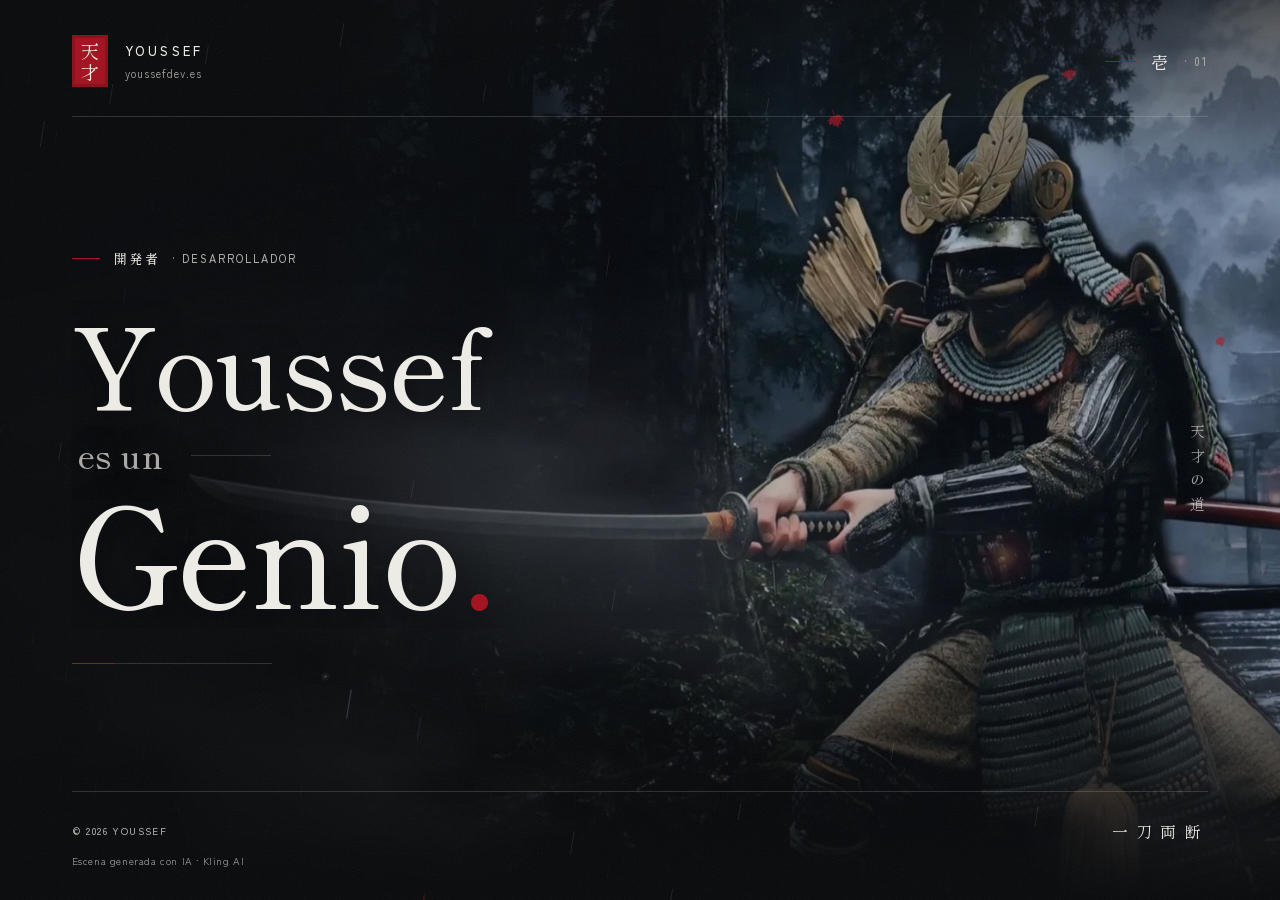
<file: index.html>
<!DOCTYPE html>
<html lang="es">
<head>
  <meta charset="UTF-8">
  <meta name="viewport" content="width=device-width, initial-scale=1, viewport-fit=cover">
  <meta name="theme-color" content="#08090b">
  <meta name="color-scheme" content="dark">
  <title>Youssef es un Genio</title>
  <meta name="description" content="Youssef es un Genio. 天才.">
  <link rel="canonical" href="https://youssefdev.es/">
  <meta property="og:type" content="website">
  <meta property="og:url" content="https://youssefdev.es/">
  <meta property="og:title" content="Youssef es un Genio">
  <meta property="og:description" content="Un solo corte. 一刀両断.">
  <meta name="twitter:card" content="summary">
  <link rel="icon" href="data:image/svg+xml,%3Csvg xmlns='http://www.w3.org/2000/svg' viewBox='0 0 64 64'%3E%3Crect width='64' height='64' rx='6' fill='%23a31522'/%3E%3Ctext x='32' y='45' font-size='38' text-anchor='middle' fill='%23edebe6' font-family='serif'%3E%E5%A4%A9%3C/text%3E%3C/svg%3E">

  <link rel="preload" as="image" href="assets/img/samurai-inicio.webp" type="image/webp" fetchpriority="high">
  <script>document.documentElement.classList.add("js")</script>
  <link rel="preconnect" href="https://fonts.googleapis.com">
  <link rel="preconnect" href="https://fonts.gstatic.com" crossorigin>
  <link href="https://fonts.googleapis.com/css2?family=Shippori+Mincho+B1:wght@500;800&family=Zen+Kaku+Gothic+New:wght@500&display=swap" rel="stylesheet">
  <link rel="stylesheet" href="assets/css/escena.css">
  <script src="assets/js/escena.js" defer></script>
</head>
<body>
  <div class="scene">
    <!-- Escena: el samurái se levanta, desenvaina y corta; luna, faroles y reflejo en la piedra -->
    <div class="capa fondo" style="--p: 6" aria-hidden="true">
      <div class="plano" style="background-image: url([data-uri])">
        <video class="bosque" muted playsinline preload="none" poster="assets/img/samurai-inicio.webp" width="1920" height="1080">
          <source src="assets/video/samurai-1080.mp4" type="video/mp4" media="(min-width: 1000px)">
          <source src="assets/video/samurai-720.mp4" type="video/mp4">
        </video>
        <span class="luz luna"></span>
        <span class="luz farol" style="left: 61.8%; top: 61.5%; --t: 4%; --d: 3.7s"></span>
        <span class="luz farol" style="left: 80.5%; top: 55%; --t: 7%; --d: 5.3s; --r: -1.2s"></span>
        <span class="luz farol" style="left: 88%; top: 49%; --t: 4.5%; --d: 4.6s; --r: -2.4s"></span>
        <span class="luz farol" style="left: 97.5%; top: 46%; --t: 5%; --d: 6.1s; --r: -.8s"></span>
        <span class="reflejo"></span>
      </div>
    </div>

    <div class="capa niebla" style="--p: 9" aria-hidden="true"><i class="lejana"></i></div>

    <div class="capa niebla" style="--p: 16" aria-hidden="true"><i class="suelo"></i><i class="cerca"></i></div>
    <div class="capa sombra" aria-hidden="true"></div>
    <canvas class="capa clima" aria-hidden="true"></canvas>
    <div class="capa grano" aria-hidden="true"></div>

    <header class="header">
      <a class="brand" href="/" aria-label="Youssef — inicio">
        <span class="seal" lang="ja" aria-hidden="true">
          <span>天</span>
          <span>才</span>
        </span>
        <span class="brand-copy">
          <strong>Youssef</strong>
          <small>youssefdev.es</small>
        </span>
      </a>
      <span class="index label"><span lang="ja">壱</span> · 01</span>
    </header>

    <main class="hero">
      <p class="kicker label"><span lang="ja">開発者</span> · Desarrollador</p>
      <h1 class="title" aria-label="Youssef es un Genio.">
        <span class="title-name">Youssef</span>
        <span class="title-connective">es un</span>
        <span class="title-genius">Genio<span class="period">.</span></span>
      </h1>
      <span class="filo" aria-hidden="true"></span>
      <div class="hero-rule" aria-hidden="true"><span></span></div>
    </main>

    <p class="vertical" lang="ja" aria-hidden="true">天才の道</p>

    <footer class="footer">
      <span class="label copyright">© 2026 Youssef</span>
      <button class="sonido label" type="button" aria-pressed="false" hidden>
        <svg viewBox="0 0 24 24" width="16" height="16" aria-hidden="true" focusable="false">
          <path d="M4 9h4l5-4v14l-5-4H4z" fill="currentColor"/>
          <path class="ondas" d="M16 8.5a5 5 0 0 1 0 7M18.5 6a8.5 8.5 0 0 1 0 12" fill="none" stroke="currentColor" stroke-width="1.6" stroke-linecap="round"/>
          <path class="tachado" d="M16 9l5 6M21 9l-5 6" fill="none" stroke="currentColor" stroke-width="1.6" stroke-linecap="round"/>
        </svg>
        Sonido
      </button>
      <span class="footer-motto" lang="ja">一刀両断</span>
      <small class="credito">Escena generada con IA · Kling AI</small>
    </footer>

    <div class="capa destello" aria-hidden="true"></div>
    <div class="capa telon" aria-hidden="true"></div>
  </div>
</body>
</html>
</file>
<file: assets/css/escena.css>
/* ═════════════════════════ Sistema ═════════════════════════ */
:root {
  color-scheme: dark;

  /* Color (paleta de la interfaz de Figma) */
  --obsidiana: #08090b;
  --carbon: #141519;
  --indigo: #171c2b;
  --acero: #777b83;
  --marfil: #edebe6;
  --carmesi: #a31522;
  --carmesi-vivo: #bd2330;
  --tenue: #aaa9a5;
  --linea: rgb(237 235 230 / 16%);

  /* Tipografía */
  --serif: "Shippori Mincho B1", "Yu Mincho", "Hiragino Mincho ProN", Georgia, serif;
  --sans: "Zen Kaku Gothic New", "Yu Gothic", system-ui, sans-serif;

  /* Espacio */
  --gutter: clamp(24px, 5.6vw, 88px);

  /* Capas */
  --z-fondo: 0;
  --z-niebla: 3;
  --z-sombra: 4;
  --z-clima: 5;
  --z-ui: 10;
  --z-telon: 20;

  /* Movimiento: la secuencia cuelga del instante del corte */
  --golpe: 1.9s;
  --salida: cubic-bezier(.16, 1, .3, 1);
  --suave: cubic-bezier(.45, 0, .55, 1);

  /* Paralaje (lo escribe el script, de -1 a 1) */
  --mx: 0;
  --my: 0;
}

* { box-sizing: border-box; }
html { min-width: 320px; background: var(--obsidiana); }
body {
  margin: 0;
  color: var(--marfil);
  font-family: var(--serif);
  -webkit-font-smoothing: antialiased;
  text-rendering: optimizeLegibility;
}
::selection { background: var(--carmesi); color: var(--marfil); }
a { color: inherit; }
[lang="ja"] { font-family: var(--serif); }

/* ═════════════════════════ Escena ═════════════════════════ */
.scene {
  position: relative;
  isolation: isolate;
  min-height: 800px;
  min-height: max(800px, 100svh);
  overflow: hidden;
  background: var(--obsidiana);
  display: flex;
  flex-direction: column;
}

/* Capas con paralaje: se desplazan muy poco y despacio */
.capa {
  position: absolute;
  inset: 0;
  pointer-events: none;
}
@media (pointer: fine) {
  .capa[style*="--p"] {
    transform: translate3d(calc(var(--mx) * var(--p) * 1px), calc(var(--my) * var(--p) * .6px), 0);
    transition: transform 1.6s var(--salida);
    will-change: transform;
  }
}

/* Escena: el vídeo cubre con su proporción real, para que las luces caigan en su sitio */
.fondo {
  inset: -14px;
  z-index: var(--z-fondo);
  container-type: size;
}
.plano {
  --w: max(100cqw, calc(100cqh * 1.7768));
  --h: max(100cqh, calc(100cqw / 1.7768));
  position: absolute;
  width: var(--w);
  height: var(--h);
  left: calc((100cqw - var(--w)) * var(--enfoque-x, 0));
  top: calc((100cqh - var(--h)) * .5);
  background: center / cover no-repeat;
  transform-origin: 74% 58%;
  animation: camara 70s var(--suave) 3s infinite alternate;
}
.bosque {
  display: block;
  width: 100%;
  height: 100%;
  object-fit: cover;
}
/* Sin vídeo (movimiento reducido, ahorro de datos o reproducción bloqueada): fotograma final fijo */
.sin-video .plano { background-image: url("../img/samurai-final.webp") !important; }
.sin-video .bosque { visibility: hidden; }

/* Luz: luna fría estable, faroles con un pulso casi imperceptible, reflejo en la piedra mojada */
.luz {
  position: absolute;
  border-radius: 50%;
  pointer-events: none;
  mix-blend-mode: screen;
  translate: -50% -50%;
}
.luna {
  left: 78%; top: 3%;
  width: 46%; aspect-ratio: 1.6;
  background: radial-gradient(closest-side, rgb(214 226 245 / 22%), rgb(150 170 205 / 8%) 55%, transparent);
  animation: luna 13s var(--suave) infinite alternate;
}
.farol {
  width: var(--t, 5%); aspect-ratio: 1;
  background: radial-gradient(closest-side, rgb(255 150 90 / 32%), rgb(163 21 34 / 14%) 45%, transparent);
  animation: farol var(--d, 4.3s) var(--suave) var(--r, 0s) infinite alternate;
}
.reflejo {
  position: absolute;
  left: 63%; top: 70%;
  width: 26%; height: 30%;
  background: linear-gradient(100deg, transparent 20%, rgb(190 205 230 / 16%) 45%, transparent 70%);
  mix-blend-mode: screen;
  opacity: 0;
  animation: reflejo 11s var(--suave) 4s infinite;
}

/* Niebla: tres capas con escalas y velocidades distintas para que no se note la repetición */
.niebla {
  z-index: var(--z-niebla);
  overflow: hidden;
}
.niebla i {
  position: absolute;
  left: 0;
  width: calc(var(--tile) * 3);
  height: var(--alto);
  background: url("../img/niebla.webp") repeat-x 0 0 / var(--tile) 100%;
  opacity: var(--o);
  animation: deriva var(--v) linear infinite;
  -webkit-mask-image: linear-gradient(transparent, #000 35%, #000 65%, transparent);
  mask-image: linear-gradient(transparent, #000 35%, #000 65%, transparent);
}
.niebla .lejana { --tile: 1700px; --alto: 46%; --o: .26; --v: 190s; top: 30%; }
.niebla .suelo  { --tile: 1200px; --alto: 38%; --o: .42; --v: 120s; bottom: -6%; animation-direction: reverse; }
.niebla .cerca  { --tile: 2300px; --alto: 70%; --o: .1;  --v: 85s;  top: 18%; }
.niebla { animation: respirar 17s var(--suave) infinite alternate; }

/* Legibilidad: sombra localizada a la izquierda y en los bordes, con un velo índigo */
.sombra {
  z-index: var(--z-sombra);
  background:
    linear-gradient(90deg, rgb(8 9 11 / 94%) 0%, rgb(8 9 11 / 82%) 22%, rgb(8 9 11 / 42%) 42%, transparent 60%),
    linear-gradient(0deg, var(--obsidiana) 0%, rgb(8 9 11 / 55%) 16%, transparent 34%, transparent 78%, rgb(8 9 11 / 70%)),
    radial-gradient(ellipse 120% 90% at 70% 45%, transparent 55%, rgb(8 9 11 / 55%)),
    rgb(23 28 43 / 16%);
}
.clima {
  z-index: var(--z-clima);
  width: 100%;
  height: 100%;
}
.grano {
  z-index: var(--z-clima);
  opacity: .06;
  background-image: url("data:image/svg+xml,%3Csvg xmlns='http://www.w3.org/2000/svg' width='180' height='180'%3E%3Cfilter id='n'%3E%3CfeTurbulence type='fractalNoise' baseFrequency='.85' numOctaves='3' stitchTiles='stitch'/%3E%3CfeColorMatrix type='saturate' values='0'/%3E%3C/filter%3E%3Crect width='100%25' height='100%25' filter='url(%23n)'/%3E%3C/svg%3E");
}

/* Telón y corte */
.telon {
  z-index: var(--z-telon);
  background: var(--obsidiana);
  animation: abrir 1.3s var(--suave) .1s both;
}
.destello {
  z-index: var(--z-telon);
  background: linear-gradient(115deg, transparent 30%, rgb(220 230 255 / 14%) 48%, rgb(255 235 235 / 18%) 50%, transparent 66%);
  opacity: 0;
  animation: destello .7s ease-out var(--golpe) both;
}

/* Con vídeo, el corte lo dispara el propio golpe del samurái (el script añade .golpe) */
.scene.golpe { --golpe: 0s; }
.con-video .scene:not(.golpe) :is(.title, .filo, .destello, .hero-rule, .hero-rule span, .vertical, .footer > :not(.sonido)),
.con-video .scene:not(.golpe) :is(.vertical, .footer)::before { animation: none; }
.con-video .scene:not(.golpe) .title { clip-path: polygon(0 0, 0 0, -40% 100%, 0 100%); }
.con-video .scene:not(.golpe) :is(.hero-rule span, .vertical, .footer > :not(.sonido)) { opacity: 0; }
.con-video .scene:not(.golpe) .hero-rule,
.con-video .scene:not(.golpe) .footer::before { transform: scaleX(0); }
.con-video .scene:not(.golpe) .vertical::before { transform: scaleY(0); }

/* ═════════════════════════ Interfaz ═════════════════════════ */
.header, .hero, .vertical, .footer { position: relative; z-index: var(--z-ui); }

.header {
  display: flex;
  justify-content: space-between;
  align-items: center;
  margin: 0 var(--gutter);
  padding: 35px 0 30px;
}
.header::after, .footer::before {
  content: "";
  position: absolute;
  left: 0; right: 0;
  height: 1px;
  background: var(--linea);
  transform-origin: left;
  animation: trazar 1.6s var(--salida) both;
}
.header::after { bottom: 0; animation-delay: 1s; }
.header > * { animation: subir 1.1s var(--salida) 1.15s both; }

.brand {
  display: inline-flex;
  align-items: center;
  gap: 17px;
  text-decoration: none;
  border-radius: 2px;
}
.seal {
  display: flex;
  flex-direction: column;
  justify-content: center;
  align-items: center;
  width: 36px;
  height: 52px;
  background: var(--carmesi);
  font-size: 19px;
  line-height: 1.12;
  box-shadow: inset 0 0 0 3px rgb(8 9 11 / 16%);
  transition: background .4s var(--salida), transform .4s var(--salida), box-shadow .4s var(--salida);
}
.brand-copy { display: flex; flex-direction: column; gap: 5px; }
.brand-copy strong {
  position: relative;
  align-self: flex-start;
  font-family: var(--sans);
  font-size: 13px;
  font-weight: 500;
  letter-spacing: .25em;
  text-transform: uppercase;
  transition: color .4s var(--salida);
}
.brand-copy strong::after {
  content: "";
  position: absolute;
  left: 0; right: .25em; bottom: -4px;
  height: 1px;
  background: var(--carmesi);
  transform: scaleX(0);
  transform-origin: left;
  transition: transform .5s var(--salida);
}
.brand-copy small { font-family: var(--sans); color: var(--tenue); font-size: 11px; letter-spacing: .09em; }
.brand:hover .seal, .brand:focus-visible .seal {
  background: var(--carmesi-vivo);
  transform: translateY(-2px);
  box-shadow: inset 0 0 0 3px rgb(8 9 11 / 16%), 0 8px 24px rgb(163 21 34 / 35%);
}
.brand:hover .brand-copy strong, .brand:focus-visible .brand-copy strong { color: #fff; }
.brand:hover .brand-copy strong::after, .brand:focus-visible .brand-copy strong::after { transform: scaleX(1); }
.brand:active .seal { transform: translateY(0) scale(.97); }
.brand:focus-visible { outline: 1px solid var(--marfil); outline-offset: 9px; }

.label {
  font-family: var(--sans);
  font-size: 11px;
  font-weight: 500;
  letter-spacing: .18em;
  text-transform: uppercase;
}
.index { display: flex; align-items: center; gap: 14px; color: var(--tenue); }
.index::before { content: ""; width: 32px; height: 1px; background: var(--carmesi); }
.index [lang="ja"] { font-size: 17px; color: var(--marfil); }

.hero {
  margin: auto 0;
  padding: 70px var(--gutter) 65px;
  width: 62%;
}
.kicker {
  display: flex;
  align-items: center;
  gap: 12px;
  margin: 0 0 32px;
  color: var(--tenue);
  animation: subir 1.2s var(--salida) 1.45s both;
}
.kicker::before { content: ""; width: 28px; height: 1px; background: var(--carmesi); margin-right: 2px; }
.kicker [lang="ja"] { color: var(--marfil); font-size: 13px; letter-spacing: .2em; }

/* Título: se revela con un tajo diagonal, el gesto del sitio original */
.title {
  position: relative;
  margin: 0;
  font-weight: 500;
  letter-spacing: -.065em;
  line-height: 1.12;
  text-shadow: 0 2px 30px rgb(8 9 11 / 60%);
  clip-path: polygon(0 0, 140% 0, 100% 100%, 0 100%);
  animation: tajo .34s cubic-bezier(.7, 0, .2, 1) var(--golpe) both;
}
.title-name { display: block; font-size: clamp(72px, 8.7vw, 138px); }
.title-connective {
  display: flex;
  align-items: center;
  gap: 28px;
  font-size: clamp(25px, 2.6vw, 40px);
  color: var(--tenue);
  letter-spacing: .015em;
  margin: 12px 0 0 5px;
}
.title-connective::after { content: ""; height: 1px; width: 80px; background: var(--linea); }
.title-genius { display: block; font-size: clamp(90px, 11vw, 176px); margin-top: -4px; }
.period { color: var(--carmesi); }

/* Filo: la línea que cruza el título en el instante del corte */
.filo {
  position: absolute;
  left: -10%; top: -8%;
  width: 3px; height: 120%;
  background: linear-gradient(transparent, rgb(255 225 225 / 95%) 30%, var(--carmesi-vivo) 60%, transparent);
  box-shadow: 0 0 14px rgb(255 60 60 / 70%);
  rotate: 22deg;
  opacity: 0;
  pointer-events: none;
  animation: filo .4s cubic-bezier(.7, 0, .2, 1) var(--golpe) both;
}

.hero-rule {
  margin-top: 36px;
  height: 1px;
  width: 200px;
  background: var(--linea);
  transform-origin: left;
  animation: trazar 1.3s var(--salida) calc(var(--golpe) + .35s) both;
}
.hero-rule span {
  display: block;
  height: 1px;
  width: 42px;
  background: var(--carmesi);
  animation: deslizar 1.6s var(--salida) calc(var(--golpe) + .6s) both;
}

.vertical {
  position: absolute;
  right: var(--gutter);
  top: 40%;
  writing-mode: vertical-rl;
  margin: 0;
  letter-spacing: .6em;
  font-size: 15px;
  color: rgb(237 235 230 / 65%);
  text-shadow: 0 0 18px rgb(8 9 11 / 90%);
  animation: aparecer 1.8s ease-out calc(var(--golpe) + .7s) both;
}
.vertical::before {
  content: "";
  display: inline-block;
  width: 1px;
  height: 42px;
  margin-bottom: 22px;
  background: var(--carmesi);
  transform-origin: top;
  animation: crecer 1.2s var(--salida) calc(var(--golpe) + .7s) both;
}

.footer {
  display: flex;
  justify-content: space-between;
  align-items: center;
  margin: 0 var(--gutter);
  padding: 28px 0 32px;
}
.footer::before { top: 0; animation-delay: calc(var(--golpe) + .8s); }
.footer > * { animation: aparecer 1.4s ease-out calc(var(--golpe) + 1s) both; }
.copyright { color: var(--tenue); font-size: 10px; letter-spacing: .14em; }

/* Aviso de contenido generado con IA (Kling AI) */
.footer { flex-wrap: wrap; row-gap: 10px; }
.credito {
  flex-basis: 100%;
  order: 10;
  font-family: var(--sans);
  font-size: 10px;
  letter-spacing: .06em;
  color: var(--tenue);
}

/* Botón de sonido: repite la escena con su audio */
.sonido {
  display: inline-flex;
  align-items: center;
  gap: 9px;
  min-height: 36px;
  padding: 0 14px;
  border: 1px solid var(--linea);
  border-radius: 0;
  background: rgb(8 9 11 / 35%);
  color: var(--tenue);
  font-size: 10px;
  cursor: pointer;
  animation: aparecer 1.4s ease-out 1.6s both;
  transition: color .4s var(--salida), border-color .4s var(--salida), background .4s var(--salida);
}
.sonido[hidden] { display: none; }
.sonido:hover, .sonido:focus-visible { color: var(--marfil); border-color: var(--carmesi); background: rgb(163 21 34 / 14%); }
.sonido:focus-visible { outline: 1px solid var(--marfil); outline-offset: 4px; }
.sonido:active { transform: scale(.97); }
.sonido[aria-pressed="true"] { color: var(--marfil); border-color: var(--carmesi); }
.sonido .ondas, .sonido[aria-pressed="true"] .tachado { display: none; }
.sonido[aria-pressed="true"] .ondas { display: inline; }
.footer-motto { font-size: 16px; letter-spacing: .5em; }

/* ═════════════════════════ Animaciones ═════════════════════════ */
@keyframes aparecer { from { opacity: 0; } }
@keyframes subir { from { opacity: 0; transform: translateY(12px); } }
@keyframes trazar { from { transform: scaleX(0); } }
@keyframes crecer { from { transform: scaleY(0); } }
@keyframes deslizar { from { transform: translateX(158px); opacity: 0; } }
@keyframes abrir { to { opacity: 0; visibility: hidden; } }
@keyframes camara { from { transform: scale(1); } to { transform: scale(1.06); } }
@keyframes deriva { to { transform: translateX(calc(var(--tile) * -1)); } }
@keyframes respirar { from { opacity: .85; } to { opacity: 1; } }
@keyframes luna { from { opacity: .8; } to { opacity: 1; } }
@keyframes farol {
  0% { opacity: .7; } 30% { opacity: .95; } 55% { opacity: .82; } 80% { opacity: 1; } 100% { opacity: .78; }
}
@keyframes reflejo {
  0%, 100% { opacity: 0; transform: translateX(-6%); }
  50% { opacity: 1; transform: translateX(6%); }
}
@keyframes tajo {
  from { clip-path: polygon(0 0, 0 0, -40% 100%, 0 100%); }
  to   { clip-path: polygon(0 0, 140% 0, 100% 100%, 0 100%); }
}
@keyframes filo {
  0%   { opacity: 0; transform: translateX(0); }
  15%  { opacity: 1; }
  80%  { opacity: 1; }
  100% { opacity: 0; transform: translateX(min(62vw, 980px)); }
}
@keyframes destello { 0% { opacity: 0; } 18% { opacity: 1; } 100% { opacity: 0; } }

/* ═════════════════════════ Adaptación ═════════════════════════ */
@media (max-width: 900px) {
  .scene { min-height: max(740px, 100svh); }
  .plano { --enfoque-x: .66; }
  .sombra {
    background:
      linear-gradient(90deg, var(--obsidiana), rgb(8 9 11 / 85%) 25%, rgb(8 9 11 / 35%) 60%, rgb(8 9 11 / 15%)),
      linear-gradient(0deg, var(--obsidiana), transparent 40%, rgb(8 9 11 / 40%)),
      rgb(23 28 43 / 14%);
  }
  .hero { width: 80%; }
  .title-name { font-size: 88px; }
  .title-genius { font-size: 116px; }
  .vertical { right: 24px; }
}
@media (max-width: 600px) {
  .scene { min-height: max(760px, 100svh); }
  .header { padding: 23px 0; }
  .brand { gap: 12px; }
  .brand-copy strong { font-size: 11px; }
  .brand-copy small { font-size: 10px; }
  .index { gap: 8px; font-size: 10px; }
  .index::before { width: 16px; }
  .plano { --enfoque-x: .69; }
  .sonido { padding: 0 11px; min-height: 40px; }
  .niebla .lejana { top: 22%; }
  .niebla .suelo { bottom: 24%; --o: .3; }
  .sombra {
    background:
      linear-gradient(90deg, rgb(8 9 11 / 50%), rgb(8 9 11 / 5%)),
      linear-gradient(0deg, var(--obsidiana) 9%, rgb(8 9 11 / 86%) 30%, rgb(8 9 11 / 15%) 62%, rgb(8 9 11 / 75%)),
      rgb(23 28 43 / 12%);
  }
  .hero { width: 100%; margin: auto 0 0; padding-top: 270px; padding-bottom: 40px; }
  .kicker { font-size: 10px; margin-bottom: 22px; gap: 9px; }
  .title-name { font-size: clamp(62px, 17vw, 90px); }
  .title-connective { font-size: 26px; margin-top: 12px; }
  .title-genius { font-size: clamp(84px, 22vw, 116px); }
  .hero-rule { margin-top: 24px; width: 120px; }
  @keyframes deslizar { from { transform: translateX(78px); opacity: 0; } }
  .vertical { top: 180px; font-size: 12px; }
  .footer { padding: 23px 0 25px; }
  .footer-motto { font-size: 13px; }
}
@media (max-width: 600px) and (max-height: 700px) {
  .scene { min-height: max(560px, 100svh); }
  .hero { padding-top: 120px; padding-bottom: 28px; }
  .kicker { margin-bottom: 14px; }
  .title-name { font-size: clamp(54px, 16vw, 80px); }
  .title-genius { font-size: clamp(70px, 20vw, 100px); }
  .title-connective { font-size: 22px; margin-top: 6px; }
  .vertical { top: 130px; }
}
@media (max-height: 650px) and (min-width: 601px) {
  .scene { min-height: 620px; }
  .hero { padding-block: 30px; }
  .title-name { font-size: 76px; }
  .title-genius { font-size: 100px; }
  .kicker { margin-bottom: 18px; }
  .hero-rule { margin-top: 22px; }
}

/* Movimiento reducido: escena quieta y completa, sin entradas ni efectos ambientales */
@media (prefers-reduced-motion: reduce) {
  *, *::before, *::after { animation: none !important; transition: none !important; }
  .telon, .destello, .filo, .clima, .reflejo, .bosque, .sonido { display: none; }
  .plano { background-image: url("../img/samurai-final.webp") !important; }
}
</file>
